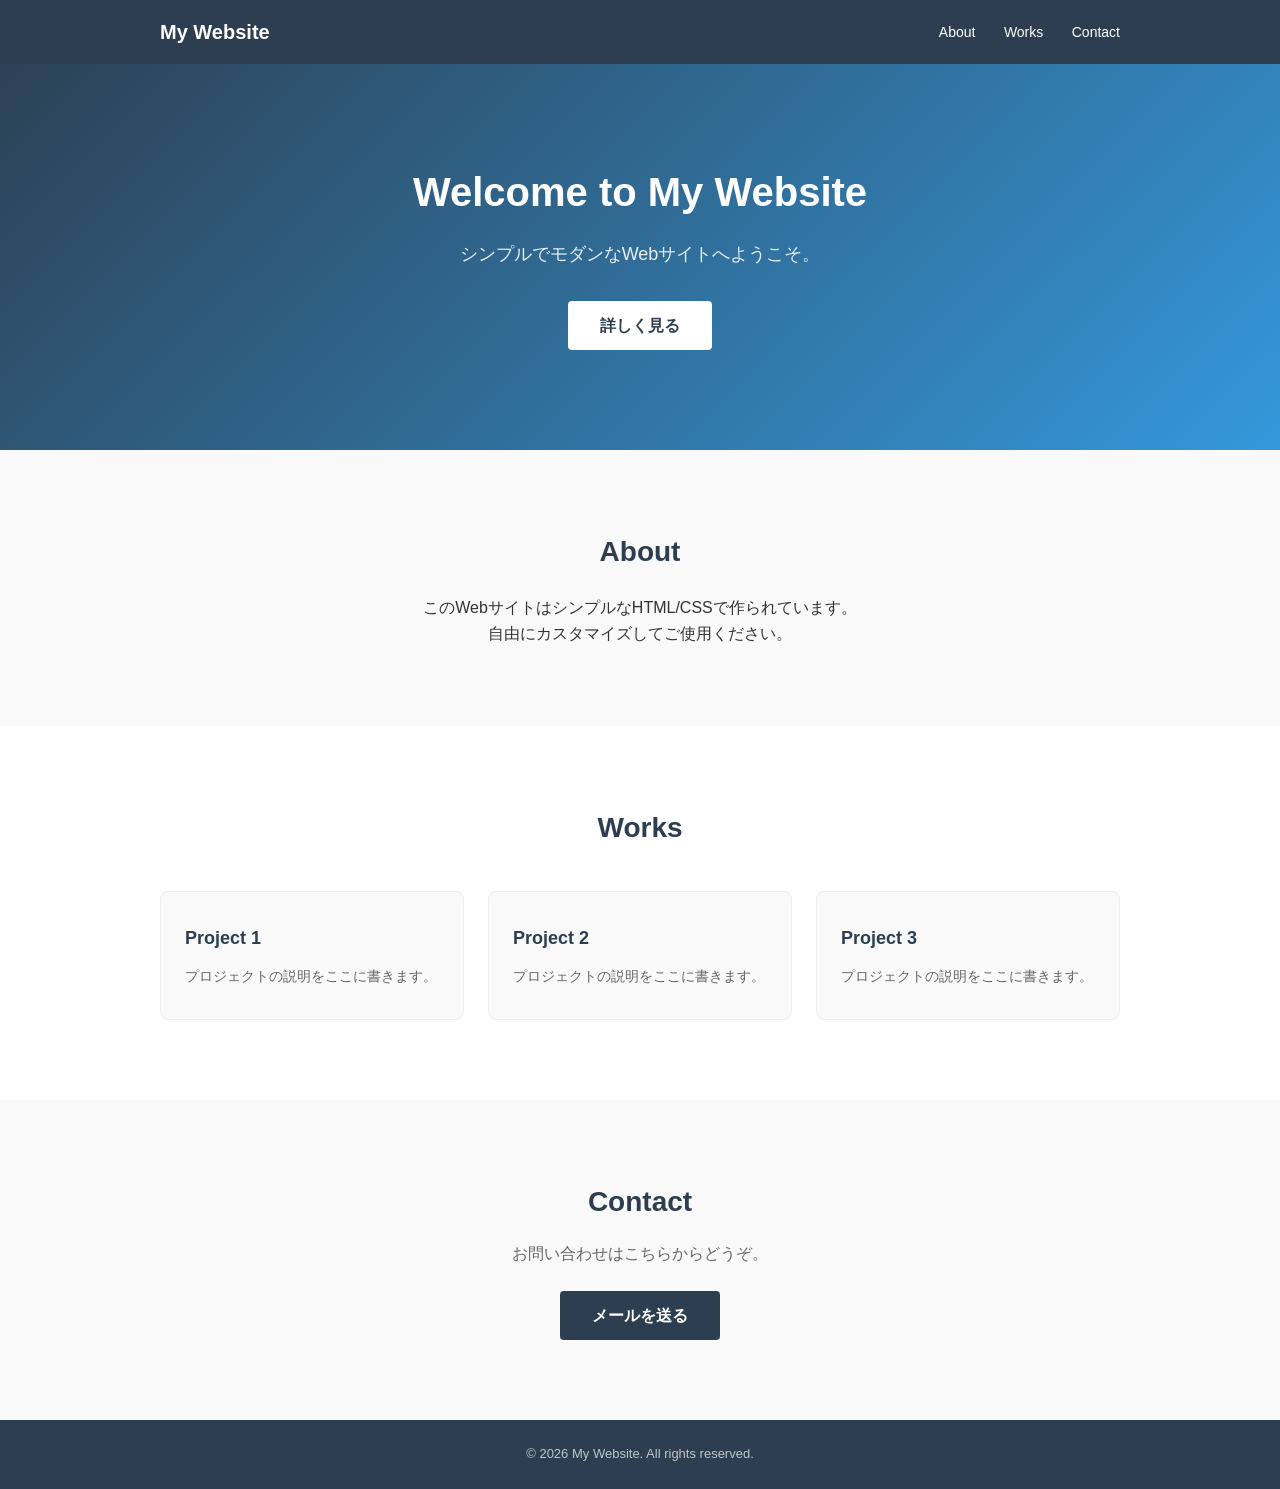
<file: index.html>
<!DOCTYPE html>
<html lang="ja">
<head>
  <meta charset="UTF-8">
  <meta name="viewport" content="width=device-width, initial-scale=1.0">
  <title>My Website</title>
  <link rel="stylesheet" href="style.css">
</head>
<body>
  <header>
    <div class="container">
      <h1 class="logo">My Website</h1>
      <nav>
        <a href="#about">About</a>
        <a href="#works">Works</a>
        <a href="#contact">Contact</a>
      </nav>
    </div>
  </header>

  <section class="hero">
    <div class="container">
      <h2>Welcome to My Website</h2>
      <p>シンプルでモダンなWebサイトへようこそ。</p>
      <a href="#about" class="btn">詳しく見る</a>
    </div>
  </section>

  <section id="about" class="about">
    <div class="container">
      <h2>About</h2>
      <p>このWebサイトはシンプルなHTML/CSSで作られています。<br>
      自由にカスタマイズしてご使用ください。</p>
    </div>
  </section>

  <section id="works" class="works">
    <div class="container">
      <h2>Works</h2>
      <div class="card-grid">
        <div class="card">
          <h3>Project 1</h3>
          <p>プロジェクトの説明をここに書きます。</p>
        </div>
        <div class="card">
          <h3>Project 2</h3>
          <p>プロジェクトの説明をここに書きます。</p>
        </div>
        <div class="card">
          <h3>Project 3</h3>
          <p>プロジェクトの説明をここに書きます。</p>
        </div>
      </div>
    </div>
  </section>

  <section id="contact" class="contact">
    <div class="container">
      <h2>Contact</h2>
      <p>お問い合わせはこちらからどうぞ。</p>
      <a href="mailto:example@example.com" class="btn">メールを送る</a>
    </div>
  </section>

  <footer>
    <div class="container">
      <p>&copy; 2026 My Website. All rights reserved.</p>
    </div>
  </footer>
</body>
</html>
</file>
<file: style.css>
* {
  box-sizing: border-box;
  margin: 0;
  padding: 0;
}

body {
  font-family: "Hiragino Kaku Gothic ProN", "Noto Sans JP", sans-serif;
  color: #333;
  line-height: 1.6;
}

a {
  text-decoration: none;
  color: inherit;
}

.container {
  max-width: 1000px;
  margin: 0 auto;
  padding: 0 20px;
}

/* Header */
header {
  background-color: #2c3e50;
  color: white;
  padding: 16px 0;
  position: fixed;
  top: 0;
  width: 100%;
  z-index: 100;
}

header .container {
  display: flex;
  justify-content: space-between;
  align-items: center;
}

.logo {
  font-size: 20px;
  font-weight: bold;
}

nav a {
  color: white;
  margin-left: 24px;
  font-size: 14px;
  transition: opacity 0.3s;
}

nav a:hover {
  opacity: 0.7;
}

/* Hero */
.hero {
  background: linear-gradient(135deg, #2c3e50, #3498db);
  color: white;
  text-align: center;
  padding: 160px 0 100px;
}

.hero h2 {
  font-size: 40px;
  margin-bottom: 16px;
}

.hero p {
  font-size: 18px;
  margin-bottom: 32px;
  opacity: 0.9;
}

/* Button */
.btn {
  display: inline-block;
  background-color: white;
  color: #2c3e50;
  padding: 12px 32px;
  border-radius: 4px;
  font-weight: bold;
  transition: background-color 0.3s, color 0.3s;
}

.btn:hover {
  background-color: #3498db;
  color: white;
}

/* About */
.about {
  padding: 80px 0;
  text-align: center;
  background-color: #f9f9f9;
}

.about h2 {
  font-size: 28px;
  margin-bottom: 20px;
  color: #2c3e50;
}

/* Works */
.works {
  padding: 80px 0;
  text-align: center;
}

.works h2 {
  font-size: 28px;
  margin-bottom: 40px;
  color: #2c3e50;
}

.card-grid {
  display: grid;
  grid-template-columns: repeat(auto-fit, minmax(250px, 1fr));
  gap: 24px;
}

.card {
  background-color: #f9f9f9;
  border-radius: 8px;
  padding: 32px 24px;
  text-align: left;
  border: 1px solid #eee;
  transition: box-shadow 0.3s;
}

.card:hover {
  box-shadow: 0 4px 16px rgba(0, 0, 0, 0.1);
}

.card h3 {
  font-size: 18px;
  margin-bottom: 12px;
  color: #2c3e50;
}

.card p {
  font-size: 14px;
  color: #666;
}

/* Contact */
.contact {
  padding: 80px 0;
  text-align: center;
  background-color: #f9f9f9;
}

.contact h2 {
  font-size: 28px;
  margin-bottom: 16px;
  color: #2c3e50;
}

.contact p {
  margin-bottom: 24px;
  color: #666;
}

.contact .btn {
  background-color: #2c3e50;
  color: white;
}

.contact .btn:hover {
  background-color: #3498db;
}

/* Footer */
footer {
  background-color: #2c3e50;
  color: rgba(255, 255, 255, 0.7);
  text-align: center;
  padding: 24px 0;
  font-size: 13px;
}

/* Responsive */
@media (max-width: 600px) {
  .hero h2 {
    font-size: 28px;
  }

  nav a {
    margin-left: 16px;
  }
}
</file>
